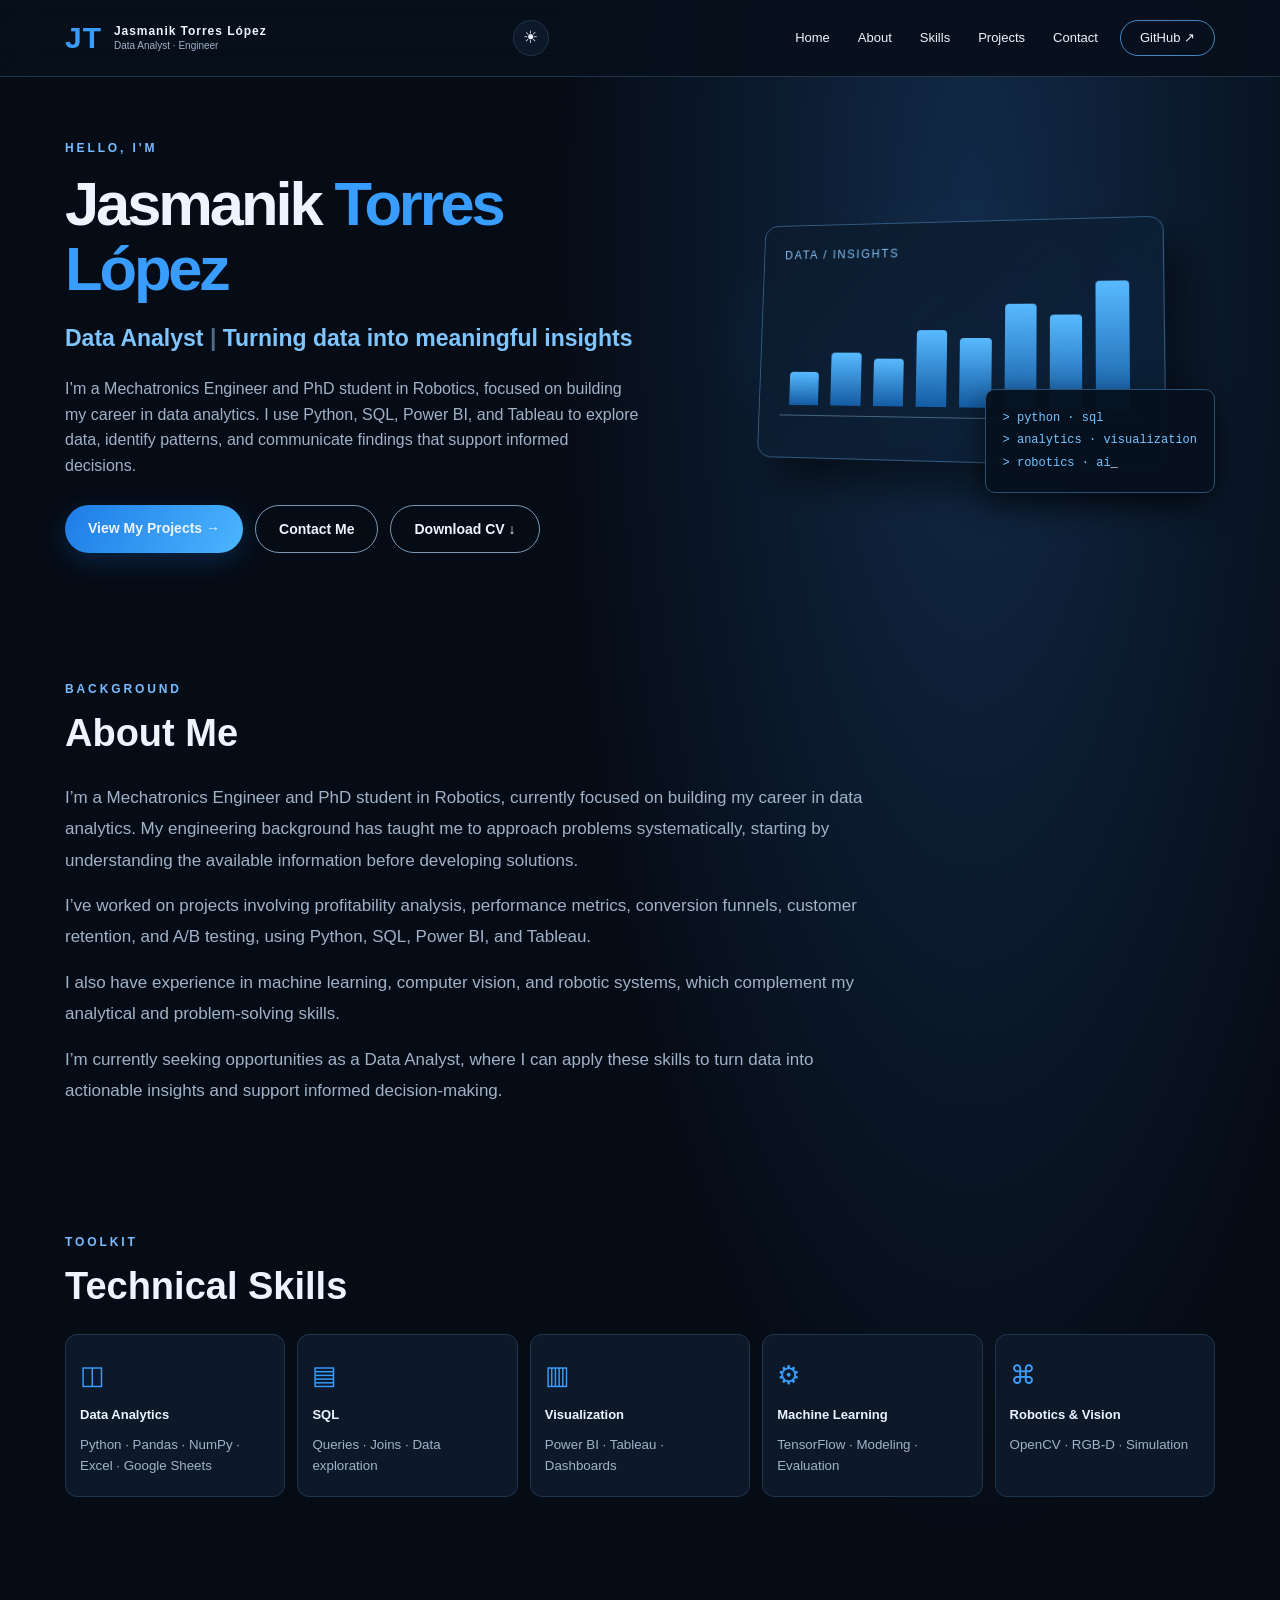
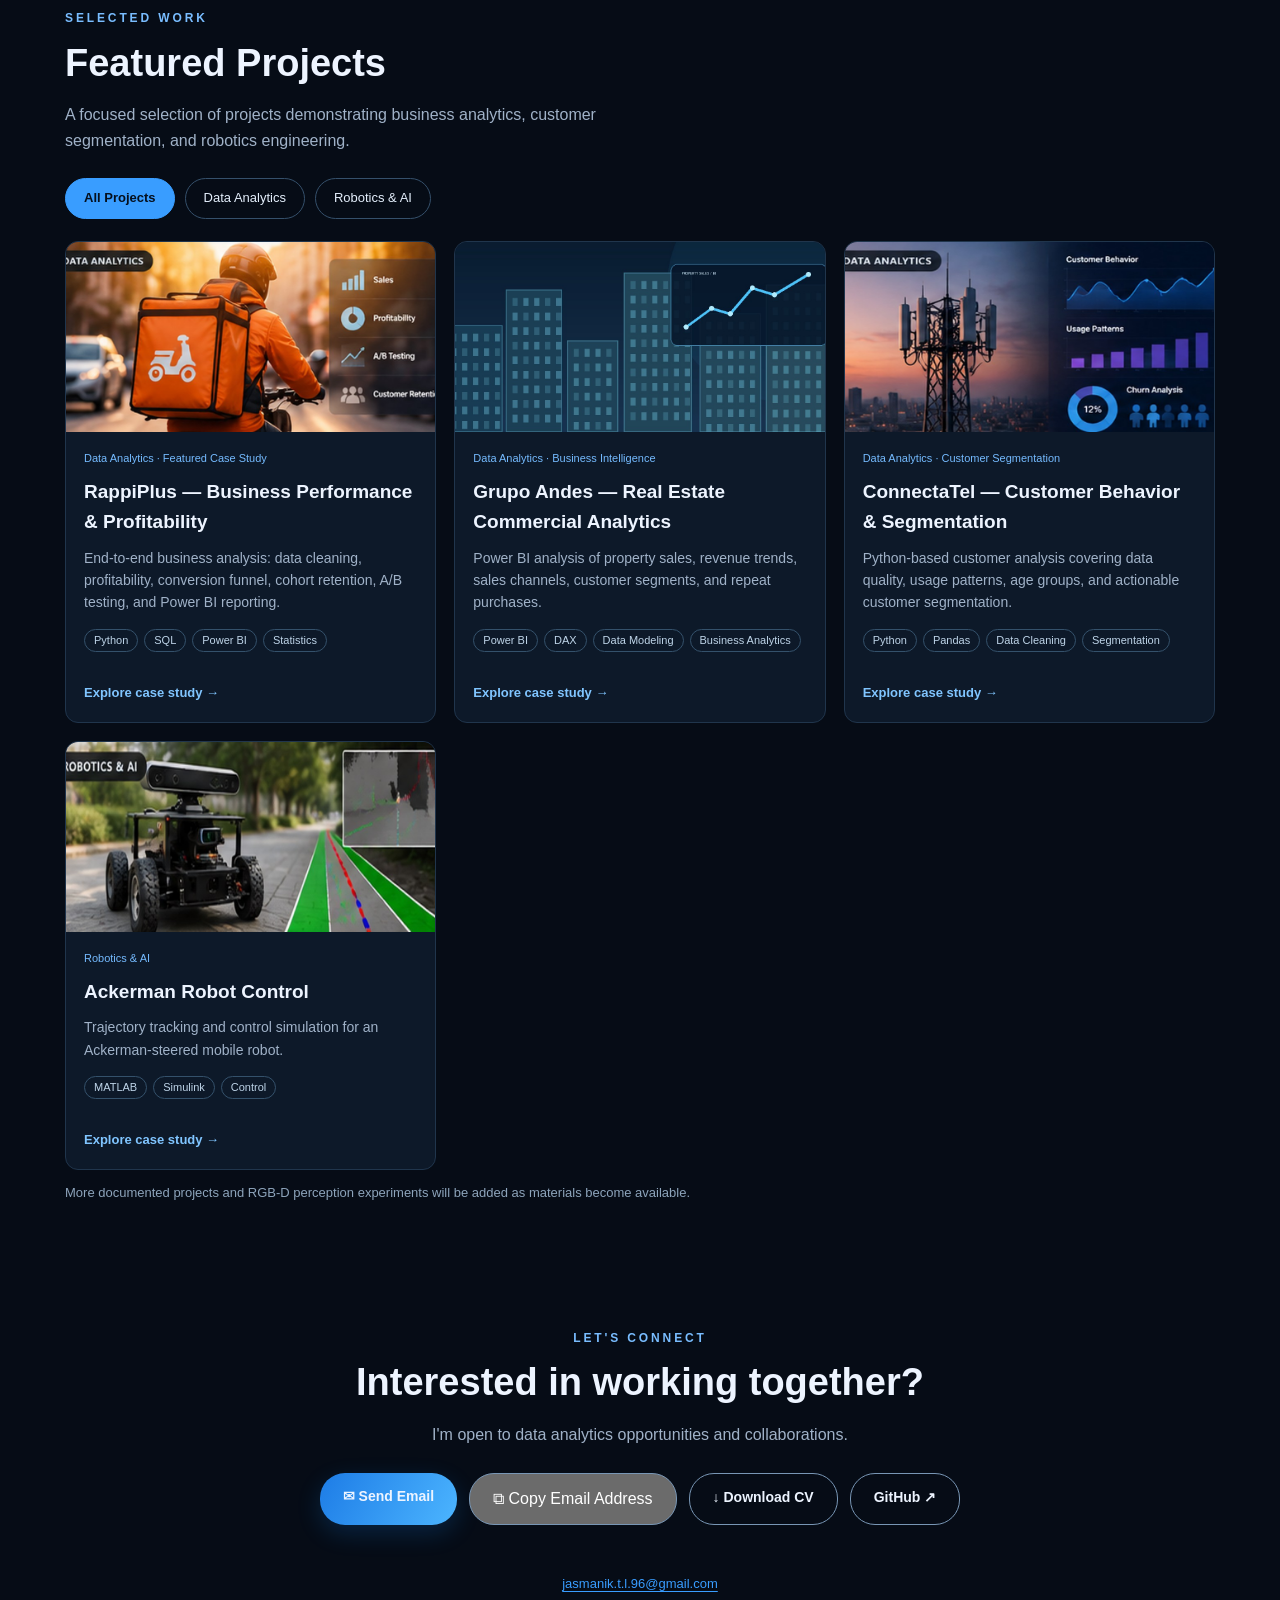
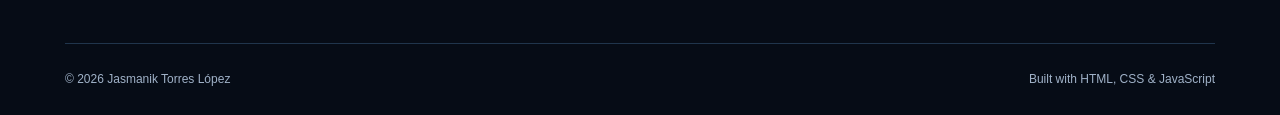
<file: index.html>
<!DOCTYPE html>

<html lang="en"><head><meta charset="utf-8"/><meta content="width=device-width,initial-scale=1" name="viewport"/><meta content="Jasmanik Torres López — Data Analyst portfolio featuring data analytics and robotics projects." name="description"/><title>Jasmanik Torres López | Data Analyst</title><link href="styles.css" rel="stylesheet"/></head><body>
<header class="header"><nav aria-label="Main navigation" class="nav container"><a class="brand" href="#home"><span class="monogram">JT</span><span>Jasmanik Torres López<small>Data Analyst · Engineer</small></span></a><button aria-label="Switch to light mode" class="theme-toggle" title="Toggle color theme" type="button">☀</button><button aria-expanded="false" aria-label="Toggle navigation" class="menu-toggle">☰</button><div class="nav-links"><a href="#home">Home</a><a href="#about">About</a><a href="#skills">Skills</a><a href="#projects">Projects</a><a href="#contact">Contact</a></div><a class="nav-github" href="https://github.com/JasmanikTL" rel="noopener noreferrer" target="_blank">GitHub ↗</a></nav></header>
<main><section class="hero container" id="home"><div class="hero-copy"><p class="eyebrow">HELLO, I'M</p><h1>Jasmanik <span>Torres López</span></h1><h2>Data Analyst <span class="divider-text">|</span> Turning data into meaningful insights</h2><p>I’m a Mechatronics Engineer and PhD student in Robotics, focused on building my career in data analytics. I use Python, SQL, Power BI, and Tableau to explore data, identify patterns, and communicate findings that support informed decisions.</p><div class="actions"><a class="btn primary" href="#projects">View My Projects →</a><a class="btn secondary" href="#contact">Contact Me</a><a class="btn secondary" download="Jasmanik_Torres_Lopez_CV.pdf" href="Jasmanik_Torres_Lopez_CV.pdf">Download CV ↓</a></div></div><div aria-hidden="true" class="hero-art"><div class="chart-card"><div class="chart-title">DATA / INSIGHTS</div><div class="bars"><i style="height:25%"></i><i style="height:40%"></i><i style="height:35%"></i><i style="height:57%"></i><i style="height:51%"></i><i style="height:76%"></i><i style="height:68%"></i><i style="height:92%"></i></div></div><div class="code-card">&gt; python · sql<br/>&gt; analytics · visualization<br/>&gt; robotics · ai<span class="cursor">_</span></div></div></section>
<section class="container" id="about"><div class="section-heading"><p class="eyebrow">BACKGROUND</p><h2>About Me</h2></div><p class="about-text">I’m a Mechatronics Engineer and PhD student in Robotics, currently focused on building my career in data analytics. My engineering background has taught me to approach problems systematically, starting by understanding the available information before developing solutions.</p><p class="about-text">I’ve worked on projects involving profitability analysis, performance metrics, conversion funnels, customer retention, and A/B testing, using Python, SQL, Power BI, and Tableau.</p><p class="about-text">I also have experience in machine learning, computer vision, and robotic systems, which complement my analytical and problem-solving skills.</p><p class="about-text">I’m currently seeking opportunities as a Data Analyst, where I can apply these skills to turn data into actionable insights and support informed decision-making.</p></section>
<section class="container" id="skills"><div class="section-heading"><p class="eyebrow">TOOLKIT</p><h2>Technical Skills</h2></div><div class="skills-grid"><div class="skill"><span>◫</span><strong>Data Analytics</strong><small>Python · Pandas · NumPy · Excel · Google Sheets</small></div><div class="skill"><span>▤</span><strong>SQL</strong><small>Queries · Joins · Data exploration</small></div><div class="skill"><span>▥</span><strong>Visualization</strong><small>Power BI · Tableau · Dashboards</small></div><div class="skill"><span>⚙</span><strong>Machine Learning</strong><small>TensorFlow · Modeling · Evaluation</small></div><div class="skill"><span>⌘</span><strong>Robotics &amp; Vision</strong><small>OpenCV · RGB-D · Simulation</small></div></div></section>
<section class="container" id="projects"><div class="section-heading"><p class="eyebrow">SELECTED WORK</p><h2>Featured Projects</h2><p>A focused selection of projects demonstrating business analytics, customer segmentation, and robotics engineering.</p></div><div aria-label="Filter projects" class="filters" role="group"><button aria-pressed="true" class="filter active" data-filter="all">All Projects</button><button aria-pressed="false" class="filter" data-filter="analytics">Data Analytics</button><button aria-pressed="false" class="filter" data-filter="robotics">Robotics &amp; AI</button></div><div class="project-grid">
<article class="project" data-category="analytics"><a aria-label="View RappiPlus case study" class="project-image-link" href="rappiplus.html"><img alt="Conceptual cover showing delivery commerce and business analytics" class="project-cover-image" loading="lazy" src="assets/rappiplus-cover.jpg"/></a><div class="project-body"><span class="category">Data Analytics · Featured Case Study</span><h3>RappiPlus — Business Performance &amp; Profitability</h3><p>End-to-end business analysis: data cleaning, profitability, conversion funnel, cohort retention, A/B testing, and Power BI reporting.</p><div class="tags"><span>Python</span><span>SQL</span><span>Power BI</span><span>Statistics</span></div><a href="rappiplus.html">Explore case study →</a></div></article><article class="project" data-category="analytics"><a aria-label="View Grupo Andes case study" class="project-image-link" href="grupo-andes.html"><img alt="Conceptual illustration of commercial buildings and an analytics trend chart" class="project-cover-image" loading="lazy" src="assets/grupo-andes-cover.jpg"/></a><div class="project-body"><span class="category">Data Analytics · Business Intelligence</span><h3>Grupo Andes — Real Estate Commercial Analytics</h3><p>Power BI analysis of property sales, revenue trends, sales channels, customer segments, and repeat purchases.</p><div class="tags"><span>Power BI</span><span>DAX</span><span>Data Modeling</span><span>Business Analytics</span></div><a href="grupo-andes.html">Explore case study →</a></div></article>
<article class="project" data-category="analytics"><a aria-label="View ConnectaTel case study" class="project-image-link" href="connectatel.html"><img alt="Conceptual telecommunications cover illustration, not original customer data" class="project-cover-image" loading="lazy" src="assets/telecom-cover.jpg"/></a><div class="project-body"><span class="category">Data Analytics · Customer Segmentation</span><h3>ConnectaTel — Customer Behavior &amp; Segmentation</h3><p>Python-based customer analysis covering data quality, usage patterns, age groups, and actionable customer segmentation.</p><div class="tags"><span>Python</span><span>Pandas</span><span>Data Cleaning</span><span>Segmentation</span></div><a href="connectatel.html">Explore case study →</a></div></article>
<article class="project" data-category="robotics"><a aria-label="View Ackerman case study" class="project-image-link" href="ackerman.html"><img alt="Conceptual cover showing an autonomous mobile robot on a pathway" class="project-cover-image" loading="lazy" src="assets/ackermann-cover.jpg"/></a><div class="project-body"><span class="category">Robotics &amp; AI</span><h3>Ackerman Robot Control</h3><p>Trajectory tracking and control simulation for an Ackerman-steered mobile robot.</p><div class="tags"><span>MATLAB</span><span>Simulink</span><span>Control</span></div><a href="ackerman.html">Explore case study →</a></div></article>
</div><p class="project-note">More documented projects and RGB-D perception experiments will be added as materials become available.</p></section>
<section class="contact container" id="contact"><p class="eyebrow">LET'S CONNECT</p><h2>Interested in working together?</h2><p>I'm open to data analytics opportunities and collaborations.</p><div class="actions contact-actions"><a class="btn primary" href="mailto:jasmanik.t.l.96@gmail.com">✉ Send Email</a><button class="btn secondary copy-email" data-email="jasmanik.t.l.96@gmail.com" type="button">⧉ Copy Email Address</button><a class="btn secondary" download="Jasmanik_Torres_Lopez_CV.pdf" href="Jasmanik_Torres_Lopez_CV.pdf">↓ Download CV</a><a class="btn secondary" href="https://github.com/JasmanikTL" rel="noopener noreferrer" target="_blank">GitHub ↗</a></div><p aria-live="polite" class="copy-feedback" role="status"></p><p class="contact-note"><a href="mailto:jasmanik.t.l.96@gmail.com">jasmanik.t.l.96@gmail.com</a></p></section></main><footer class="footer container"><span>© <span id="year"></span> Jasmanik Torres López</span><span>Built with HTML, CSS &amp; JavaScript</span></footer><script src="script.js"></script></body></html>
</file>
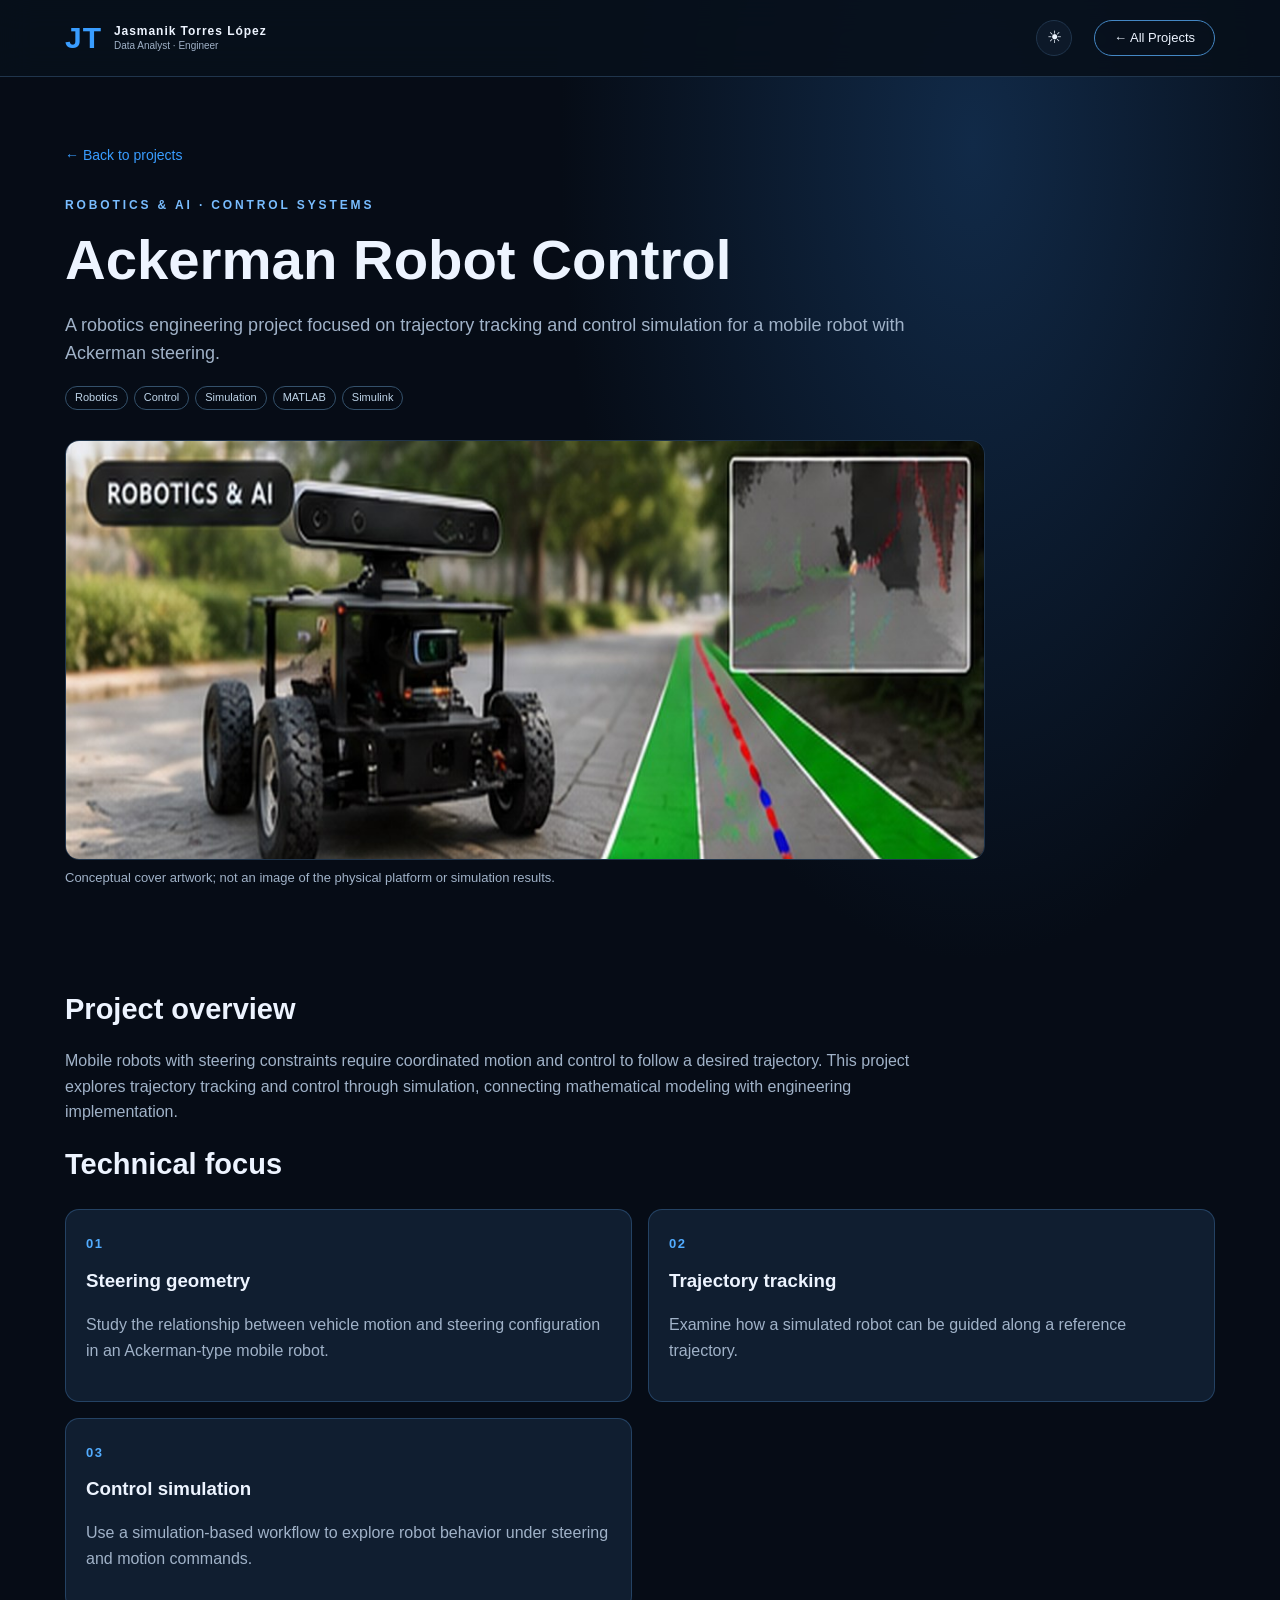
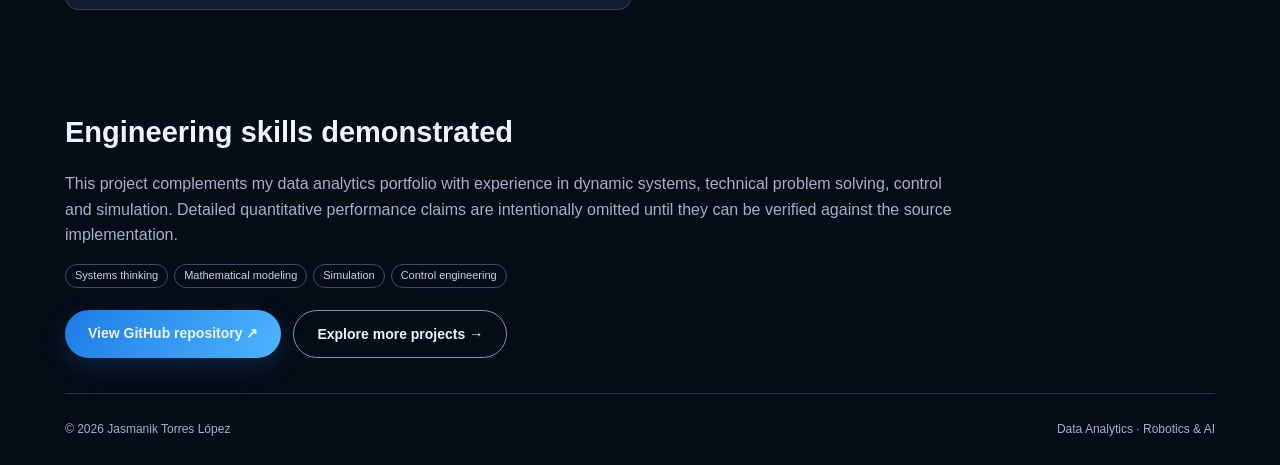
<file: ackerman.html>
<!doctype html><html lang="en"><head><meta charset="utf-8"><meta name="viewport" content="width=device-width,initial-scale=1"><meta name="description" content="Ackerman mobile robot control and simulation project case study."><title>Ackerman Robot Control | Jasmanik Torres López</title><link rel="stylesheet" href="styles.css"></head><body>
<header class="header"><nav class="nav container" aria-label="Main navigation"><a class="brand" href="index.html#home"><span class="monogram">JT</span><span>Jasmanik Torres López<small>Data Analyst · Engineer</small></span></a><button class="theme-toggle" type="button" aria-label="Switch to light mode" title="Toggle color theme">☀</button><a class="nav-github" href="index.html#projects">← All Projects</a></nav></header>
<main><section class="container case-hero"><a class="case-back" href="index.html#projects">← Back to projects</a><p class="eyebrow">ROBOTICS &amp; AI · CONTROL SYSTEMS</p><h1>Ackerman Robot Control</h1><p class="case-lead">A robotics engineering project focused on trajectory tracking and control simulation for a mobile robot with Ackerman steering.</p><div class="tags"><span>Robotics</span><span>Control</span><span>Simulation</span><span>MATLAB</span><span>Simulink</span></div><img class="ackerman-case-cover" src="assets/ackermann-cover.jpg" alt="Conceptual illustration of a mobile robot; not an actual experimental photograph"/><p class="case-shot-caption">Conceptual cover artwork; not an image of the physical platform or simulation results.</p></section>
<section class="container case-section"><h2>Project overview</h2><p>Mobile robots with steering constraints require coordinated motion and control to follow a desired trajectory. This project explores trajectory tracking and control through simulation, connecting mathematical modeling with engineering implementation.</p><h2>Technical focus</h2><div class="safe-steps"><article><span>01</span><h3>Steering geometry</h3><p>Study the relationship between vehicle motion and steering configuration in an Ackerman-type mobile robot.</p></article><article><span>02</span><h3>Trajectory tracking</h3><p>Examine how a simulated robot can be guided along a reference trajectory.</p></article><article><span>03</span><h3>Control simulation</h3><p>Use a simulation-based workflow to explore robot behavior under steering and motion commands.</p></article></div></section>
<section class="container case-section"><h2>Engineering skills demonstrated</h2><p>This project complements my data analytics portfolio with experience in dynamic systems, technical problem solving, control and simulation. Detailed quantitative performance claims are intentionally omitted until they can be verified against the source implementation.</p><div class="tags"><span>Systems thinking</span><span>Mathematical modeling</span><span>Simulation</span><span>Control engineering</span></div><div class="case-links"><a class="btn primary" href="https://github.com/JasmanikTL/ackermanCinematicaExtendida" target="_blank" rel="noopener noreferrer">View GitHub repository ↗</a><a class="btn secondary" href="index.html#projects">Explore more projects →</a></div></section></main><footer class="footer container"><span>© <span id="year"></span> Jasmanik Torres López</span><span>Data Analytics · Robotics &amp; AI</span></footer><script src="script.js"></script></body></html>
</file>
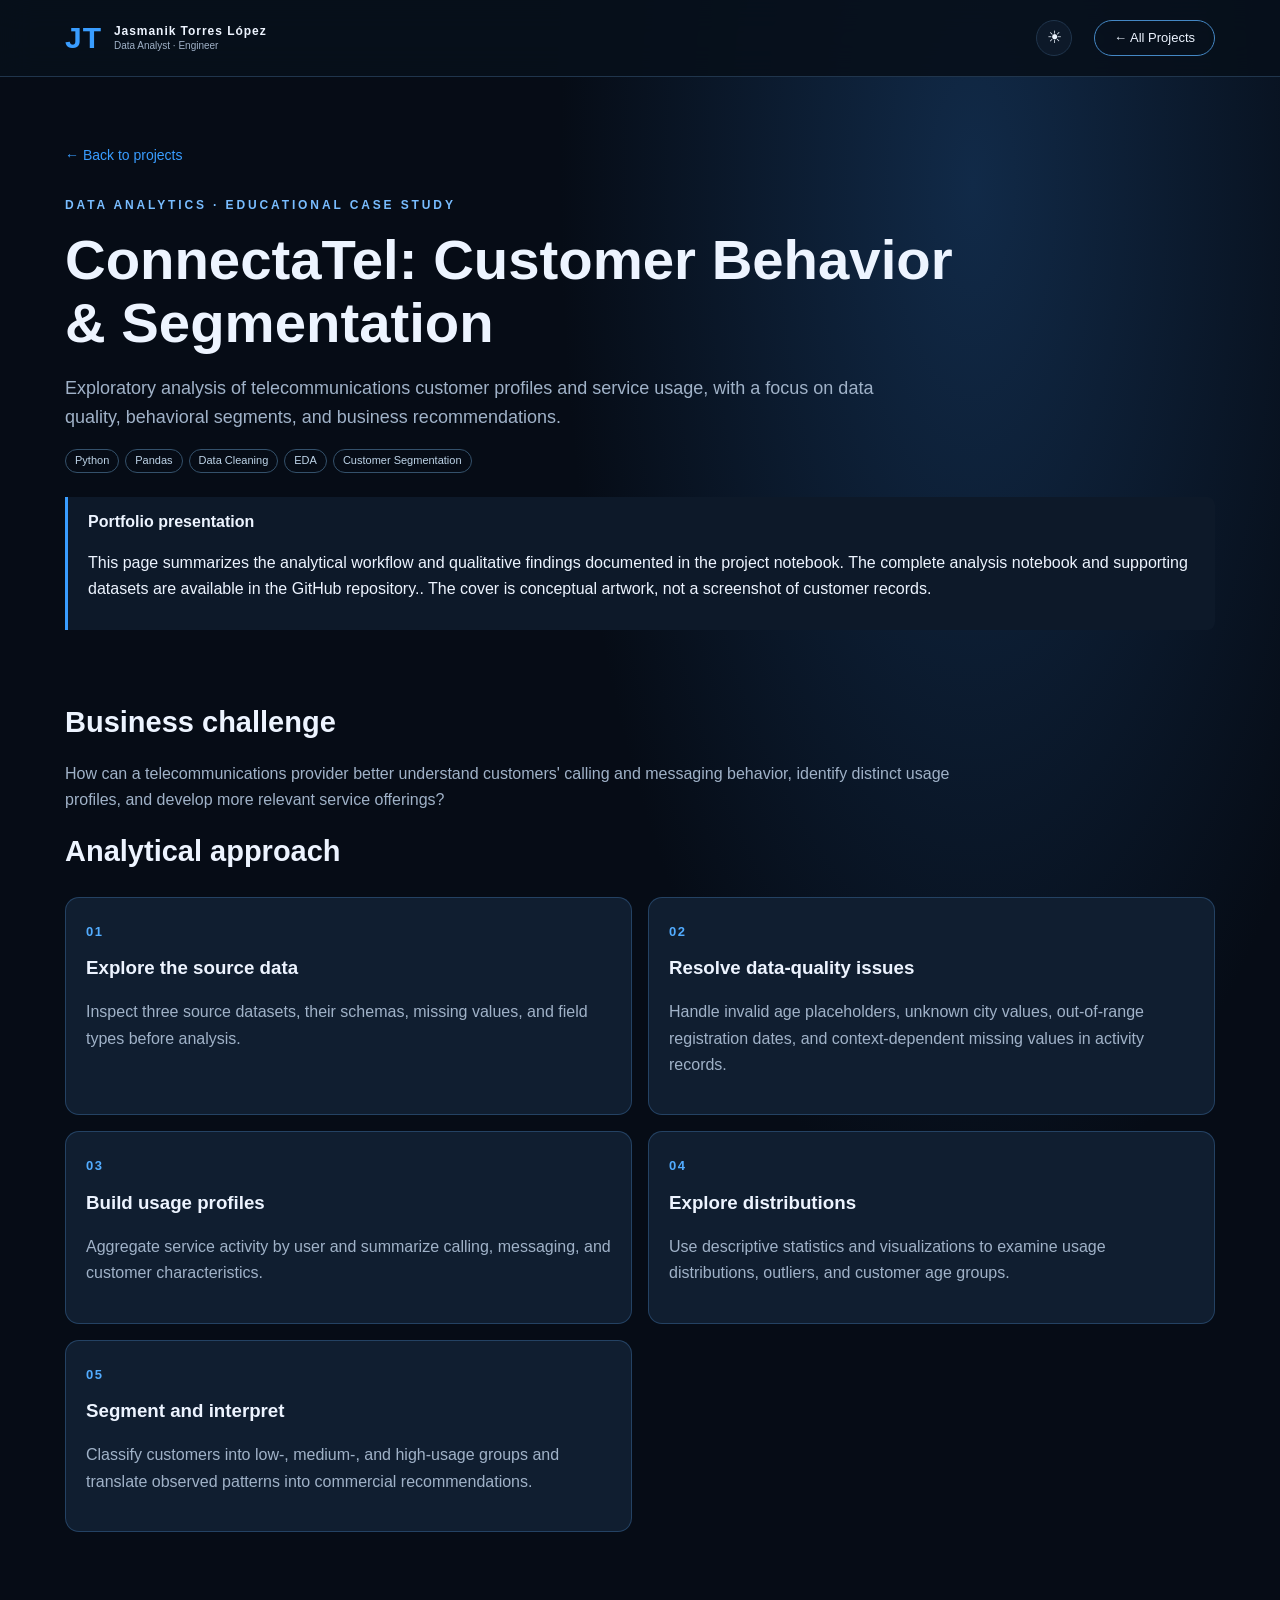
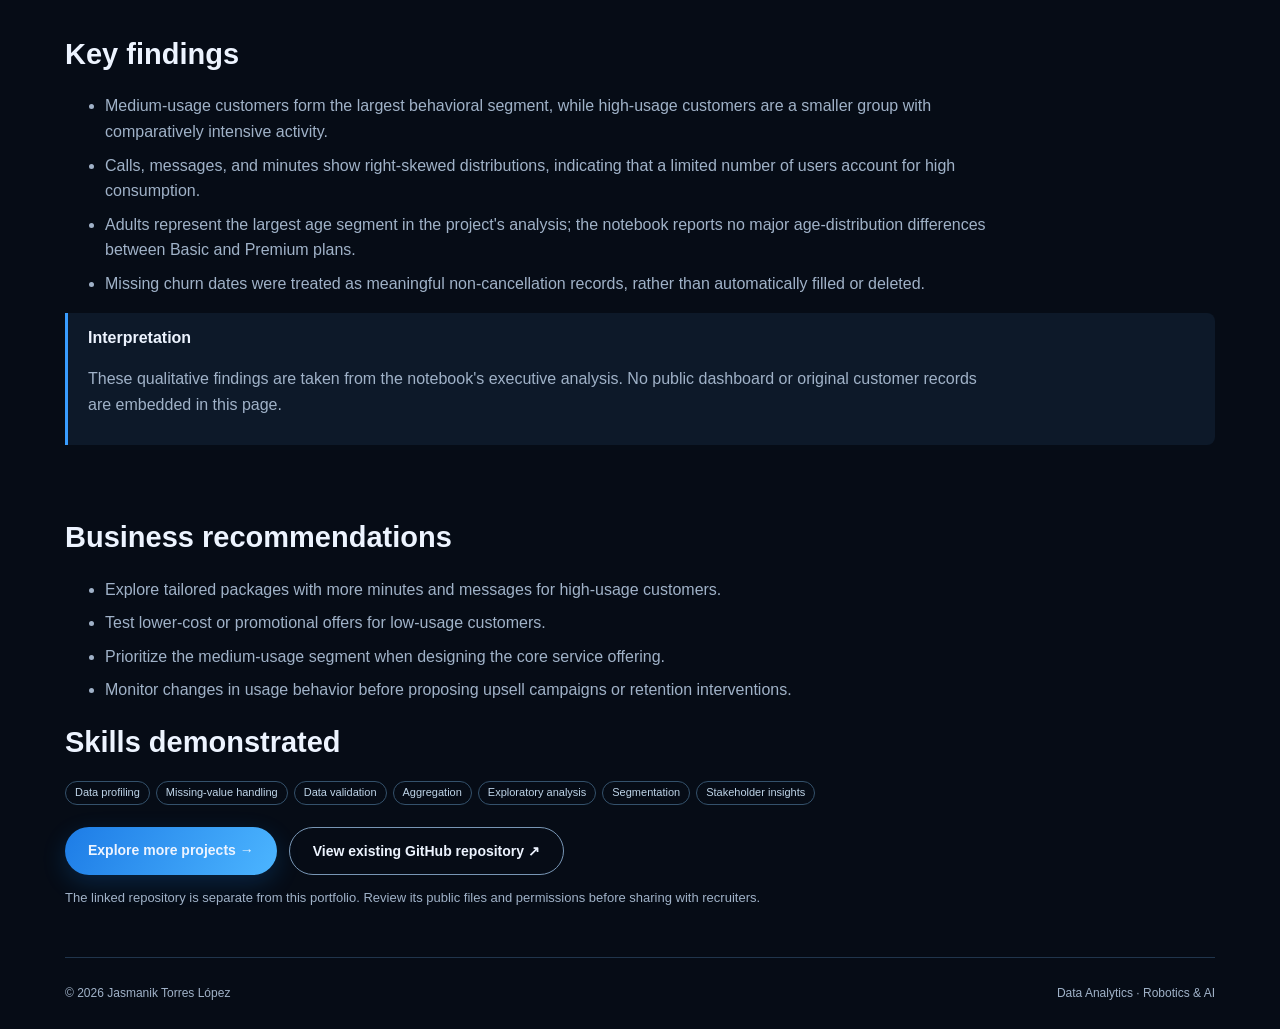
<file: connectatel.html>
<!doctype html><html lang="en"><head><meta charset="utf-8"><meta name="viewport" content="width=device-width,initial-scale=1"><meta name="description" content="ConnectaTel customer usage analysis and segmentation case study with Python and Pandas."><title>ConnectaTel — Customer Segmentation | Jasmanik Torres López</title><link rel="stylesheet" href="styles.css"></head><body>
<header class="header"><nav class="nav container" aria-label="Main navigation"><a class="brand" href="index.html#home"><span class="monogram">JT</span><span>Jasmanik Torres López<small>Data Analyst · Engineer</small></span></a><button class="theme-toggle" type="button" aria-label="Switch to light mode" title="Toggle color theme">☀</button><a class="nav-github" href="index.html#projects">← All Projects</a></nav></header>
<main><section class="container case-hero"><a class="case-back" href="index.html#projects">← Back to projects</a><p class="eyebrow">DATA ANALYTICS · EDUCATIONAL CASE STUDY</p><h1>ConnectaTel: Customer Behavior &amp; Segmentation</h1><p class="case-lead">Exploratory analysis of telecommunications customer profiles and service usage, with a focus on data quality, behavioral segments, and business recommendations.</p><div class="tags"><span>Python</span><span>Pandas</span><span>Data Cleaning</span><span>EDA</span><span>Customer Segmentation</span></div><div class="case-note" style="margin-top:24px"><strong>Portfolio presentation</strong><p>This page summarizes the analytical workflow and qualitative findings documented in the project notebook. The complete analysis notebook and supporting datasets are available in the GitHub repository.. The cover is conceptual artwork, not a screenshot of customer records.</p></div></section>
<section class="container case-section"><h2>Business challenge</h2><p>How can a telecommunications provider better understand customers' calling and messaging behavior, identify distinct usage profiles, and develop more relevant service offerings?</p><h2>Analytical approach</h2><div class="safe-steps"><article><span>01</span><h3>Explore the source data</h3><p>Inspect three source datasets, their schemas, missing values, and field types before analysis.</p></article><article><span>02</span><h3>Resolve data-quality issues</h3><p>Handle invalid age placeholders, unknown city values, out-of-range registration dates, and context-dependent missing values in activity records.</p></article><article><span>03</span><h3>Build usage profiles</h3><p>Aggregate service activity by user and summarize calling, messaging, and customer characteristics.</p></article><article><span>04</span><h3>Explore distributions</h3><p>Use descriptive statistics and visualizations to examine usage distributions, outliers, and customer age groups.</p></article><article><span>05</span><h3>Segment and interpret</h3><p>Classify customers into low-, medium-, and high-usage groups and translate observed patterns into commercial recommendations.</p></article></div></section>
<section class="container case-section"><h2>Key findings</h2><ul><li>Medium-usage customers form the largest behavioral segment, while high-usage customers are a smaller group with comparatively intensive activity.</li><li>Calls, messages, and minutes show right-skewed distributions, indicating that a limited number of users account for high consumption.</li><li>Adults represent the largest age segment in the project's analysis; the notebook reports no major age-distribution differences between Basic and Premium plans.</li><li>Missing churn dates were treated as meaningful non-cancellation records, rather than automatically filled or deleted.</li></ul><div class="case-note"><strong>Interpretation</strong><p>These qualitative findings are taken from the notebook's executive analysis. No public dashboard or original customer records are embedded in this page.</p></div></section>
<section class="container case-section"><h2>Business recommendations</h2><ul><li>Explore tailored packages with more minutes and messages for high-usage customers.</li><li>Test lower-cost or promotional offers for low-usage customers.</li><li>Prioritize the medium-usage segment when designing the core service offering.</li><li>Monitor changes in usage behavior before proposing upsell campaigns or retention interventions.</li></ul><h2>Skills demonstrated</h2><div class="tags"><span>Data profiling</span><span>Missing-value handling</span><span>Data validation</span><span>Aggregation</span><span>Exploratory analysis</span><span>Segmentation</span><span>Stakeholder insights</span></div><div class="case-links"><a class="btn primary" href="index.html#projects">Explore more projects →</a><a class="btn secondary" href="https://github.com/JasmanikTL/telecom-analysis" target="_blank" rel="noopener noreferrer">View existing GitHub repository ↗</a></div><p class="project-note">The linked repository is separate from this portfolio. Review its public files and permissions before sharing with recruiters.</p></section></main><footer class="footer container"><span>© <span id="year"></span> Jasmanik Torres López</span><span>Data Analytics · Robotics &amp; AI</span></footer><script src="script.js"></script></body></html>
</file>
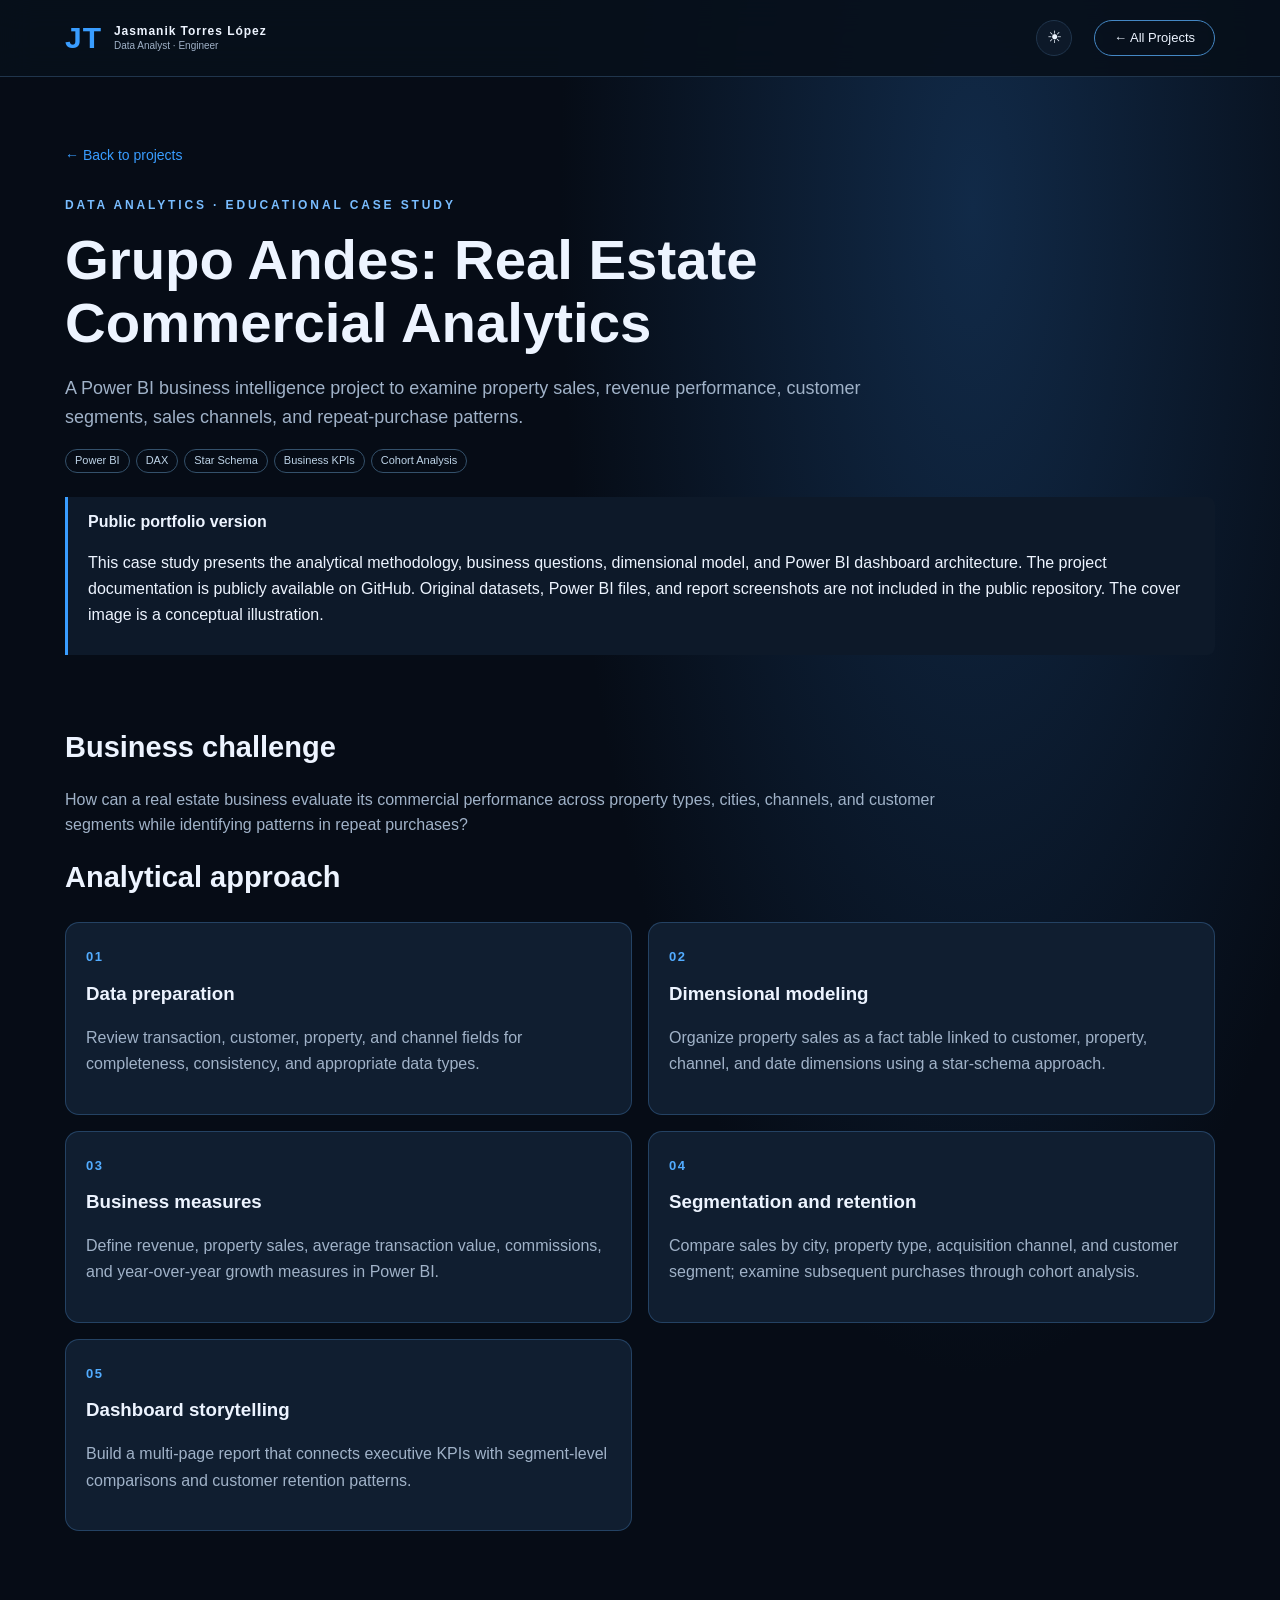
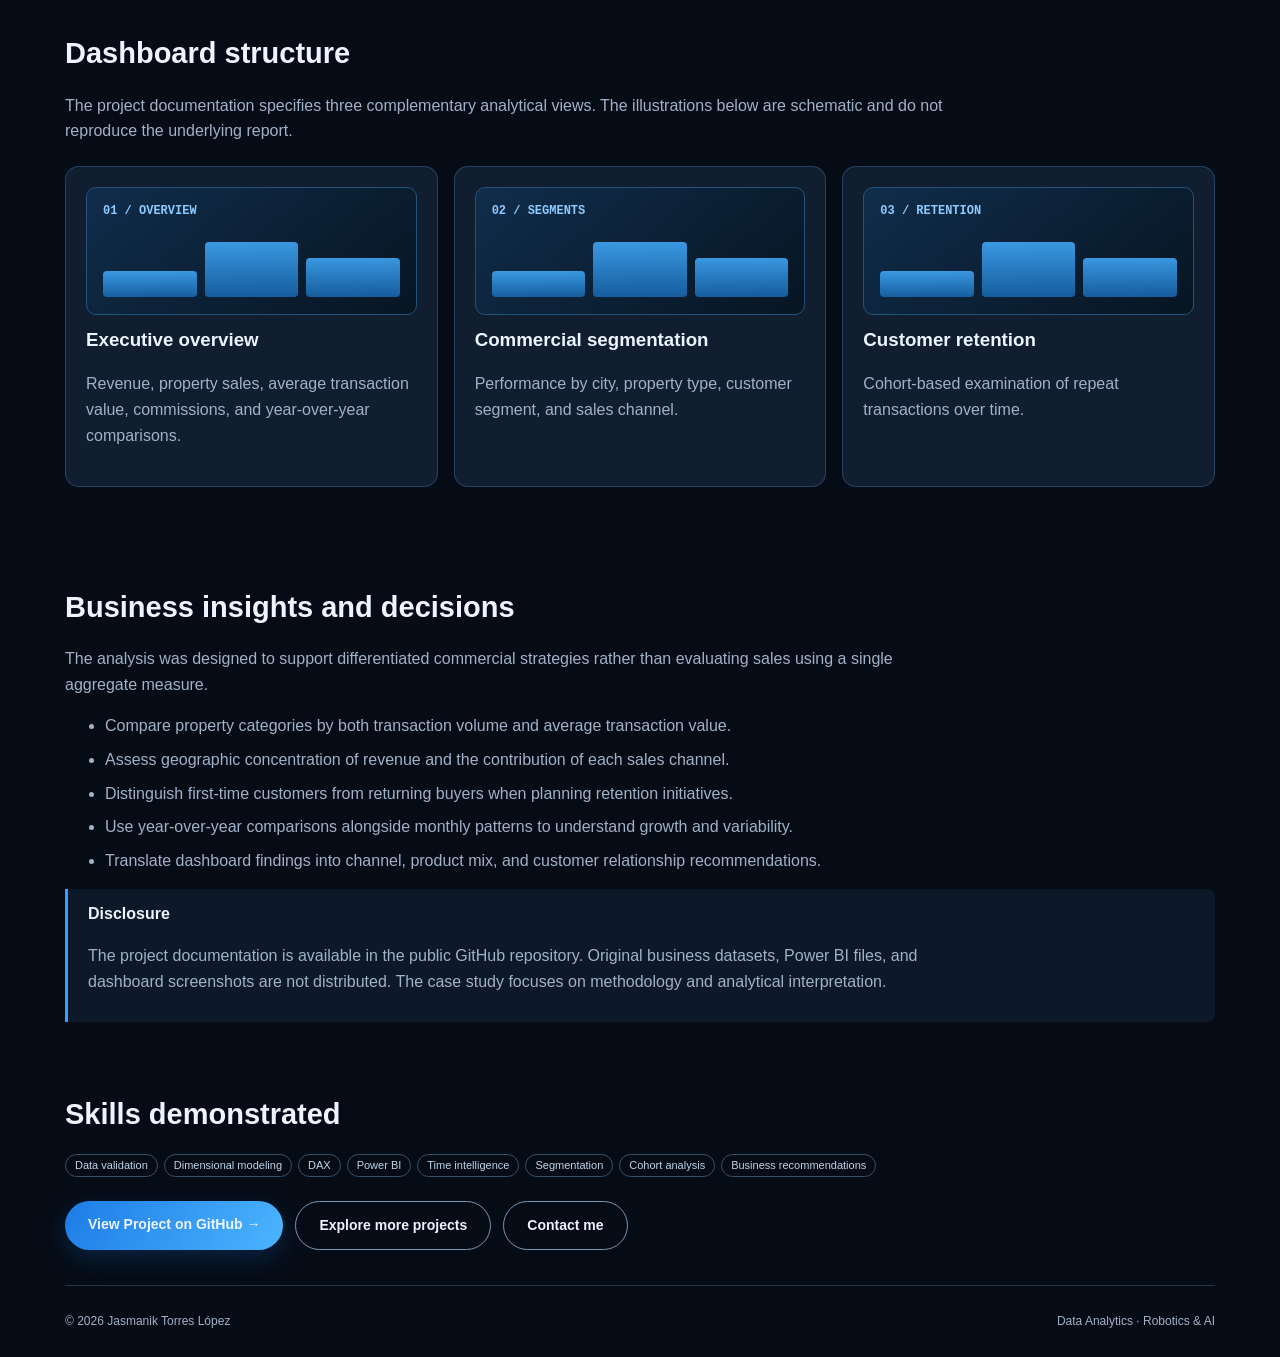
<file: grupo-andes.html>
<!doctype html>
<html lang="en">
<head>
  <meta charset="UTF-8">
  <meta name="viewport" content="width=device-width, initial-scale=1">

  <meta name="description"
        content="Grupo Andes real estate business analytics case study by Jasmanik Torres López. Power BI, DAX, dimensional modeling, commercial KPIs, customer segmentation, and cohort analysis.">

  <title>Grupo Andes | Real Estate Analytics — Jasmanik Torres López</title>

  <link rel="stylesheet" href="styles.css">
</head>

<body>

<header class="header">
  <nav class="nav container" aria-label="Main navigation">

    <a class="brand" href="index.html#home">
      <span class="monogram">JT</span>
      <span>
        Jasmanik Torres López
        <small>Data Analyst · Engineer</small>
      </span>
    </a>

    <button class="theme-toggle"
            type="button"
            aria-label="Switch to light mode"
            title="Toggle color theme">☀</button>

    <a class="nav-github" href="index.html#projects">
      ← All Projects
    </a>

  </nav>
</header>

<main>

  <section class="container case-hero">

    <a class="case-back" href="index.html#projects">
      ← Back to projects
    </a>

    <p class="eyebrow">
      DATA ANALYTICS · EDUCATIONAL CASE STUDY
    </p>

    <h1>Grupo Andes: Real Estate Commercial Analytics</h1>

    <p class="case-lead">
      A Power BI business intelligence project to examine property sales,
      revenue performance, customer segments, sales channels,
      and repeat-purchase patterns.
    </p>

    <div class="tags">
      <span>Power BI</span>
      <span>DAX</span>
      <span>Star Schema</span>
      <span>Business KPIs</span>
      <span>Cohort Analysis</span>
    </div>

    <div class="case-note" style="margin-top:24px">
      <strong>Public portfolio version</strong>

      <p>
        This case study presents the analytical methodology,
        business questions, dimensional model, and Power BI
        dashboard architecture. The project documentation
        is publicly available on GitHub. Original datasets,
        Power BI files, and report screenshots are not included
        in the public repository. The cover image is a
        conceptual illustration.
      </p>
    </div>

  </section>

  <section class="container case-section">

    <h2>Business challenge</h2>

    <p>
      How can a real estate business evaluate its commercial
      performance across property types, cities, channels,
      and customer segments while identifying patterns
      in repeat purchases?
    </p>

    <h2>Analytical approach</h2>

    <div class="safe-steps">

      <article>
        <span>01</span>
        <h3>Data preparation</h3>
        <p>
          Review transaction, customer, property, and channel
          fields for completeness, consistency,
          and appropriate data types.
        </p>
      </article>

      <article>
        <span>02</span>
        <h3>Dimensional modeling</h3>
        <p>
          Organize property sales as a fact table linked
          to customer, property, channel, and date dimensions
          using a star-schema approach.
        </p>
      </article>

      <article>
        <span>03</span>
        <h3>Business measures</h3>
        <p>
          Define revenue, property sales, average transaction
          value, commissions, and year-over-year growth
          measures in Power BI.
        </p>
      </article>

      <article>
        <span>04</span>
        <h3>Segmentation and retention</h3>
        <p>
          Compare sales by city, property type, acquisition
          channel, and customer segment; examine subsequent
          purchases through cohort analysis.
        </p>
      </article>

      <article>
        <span>05</span>
        <h3>Dashboard storytelling</h3>
        <p>
          Build a multi-page report that connects executive
          KPIs with segment-level comparisons and customer
          retention patterns.
        </p>
      </article>

    </div>

  </section>

  <section class="container case-section">

    <h2>Dashboard structure</h2>

    <p>
      The project documentation specifies three complementary
      analytical views. The illustrations below are schematic
      and do not reproduce the underlying report.
    </p>

    <div class="safe-dashboard-grid">

      <article class="safe-dashboard">

        <div class="safe-dashboard-art">
          <span>01 / OVERVIEW</span>
          <div class="safe-skeleton">
            <i></i><i></i><i></i>
          </div>
        </div>

        <h3>Executive overview</h3>

        <p>
          Revenue, property sales, average transaction value,
          commissions, and year-over-year comparisons.
        </p>

      </article>

      <article class="safe-dashboard">

        <div class="safe-dashboard-art">
          <span>02 / SEGMENTS</span>
          <div class="safe-skeleton">
            <i></i><i></i><i></i>
          </div>
        </div>

        <h3>Commercial segmentation</h3>

        <p>
          Performance by city, property type,
          customer segment, and sales channel.
        </p>

      </article>

      <article class="safe-dashboard">

        <div class="safe-dashboard-art">
          <span>03 / RETENTION</span>
          <div class="safe-skeleton">
            <i></i><i></i><i></i>
          </div>
        </div>

        <h3>Customer retention</h3>

        <p>
          Cohort-based examination of repeat transactions
          over time.
        </p>

      </article>

    </div>

  </section>

  <section class="container case-section">

    <h2>Business insights and decisions</h2>

    <p>
      The analysis was designed to support differentiated
      commercial strategies rather than evaluating sales
      using a single aggregate measure.
    </p>

    <ul>
      <li>
        Compare property categories by both transaction
        volume and average transaction value.
      </li>

      <li>
        Assess geographic concentration of revenue
        and the contribution of each sales channel.
      </li>

      <li>
        Distinguish first-time customers from returning
        buyers when planning retention initiatives.
      </li>

      <li>
        Use year-over-year comparisons alongside monthly
        patterns to understand growth and variability.
      </li>

      <li>
        Translate dashboard findings into channel,
        product mix, and customer relationship recommendations.
      </li>
    </ul>

    <div class="case-note">

      <strong>Disclosure</strong>

      <p>
        The project documentation is available in the public
        GitHub repository. Original business datasets,
        Power BI files, and dashboard screenshots
        are not distributed. The case study focuses
        on methodology and analytical interpretation.
      </p>

    </div>

  </section>

  <section class="container case-section">

    <h2>Skills demonstrated</h2>

    <div class="tags">
      <span>Data validation</span>
      <span>Dimensional modeling</span>
      <span>DAX</span>
      <span>Power BI</span>
      <span>Time intelligence</span>
      <span>Segmentation</span>
      <span>Cohort analysis</span>
      <span>Business recommendations</span>
    </div>

    <div class="case-links" style="margin-top:24px">

      <a class="btn primary"
         href="https://github.com/JasmanikTL/grupo-andes-real-estate-analytics"
         target="_blank"
         rel="noopener noreferrer">
        View Project on GitHub →
      </a>

      <a class="btn secondary"
         href="index.html#projects">
        Explore more projects
      </a>

      <a class="btn secondary"
         href="mailto:jasmanik.t.l.96@gmail.com">
        Contact me
      </a>

    </div>

  </section>

</main>

<footer class="footer container">
  <span>
    © <span id="year"></span> Jasmanik Torres López
  </span>
  <span>Data Analytics · Robotics &amp; AI</span>
</footer>

<script src="script.js"></script>

</body>
</html>
</file>
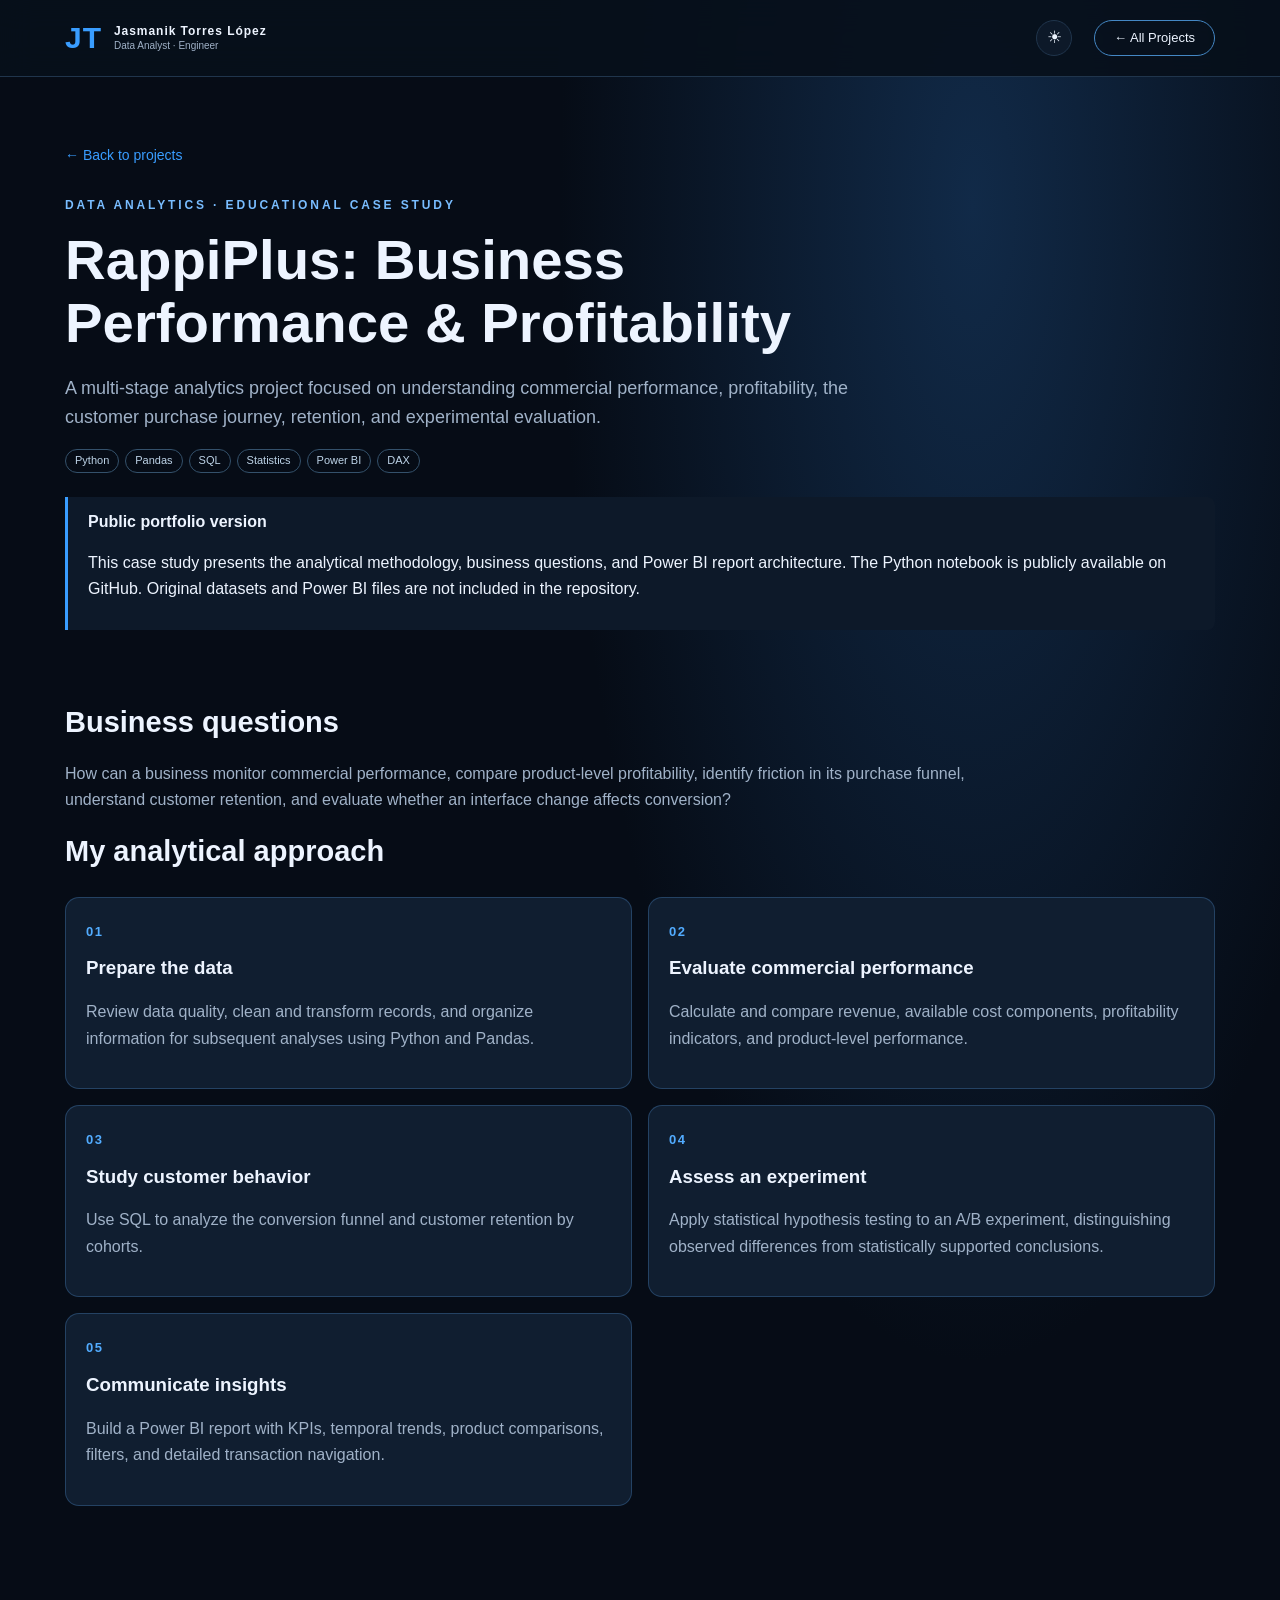
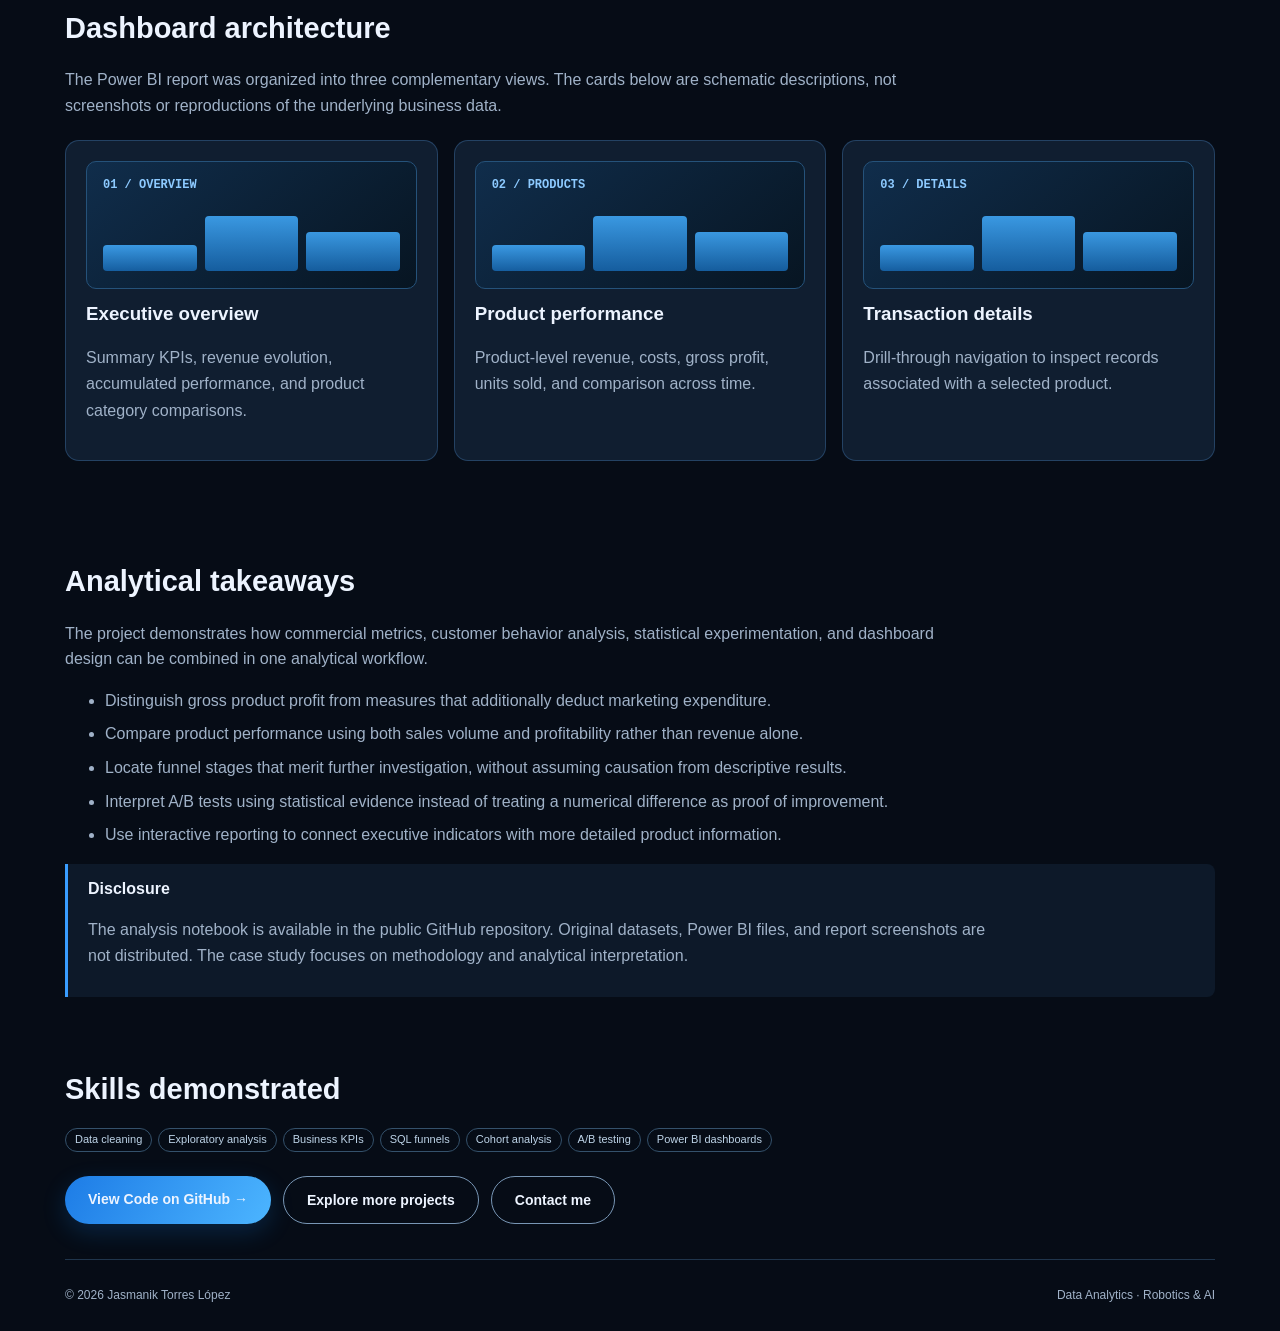
<file: rappiplus.html>
<!doctype html>
<html lang="en">
<head>
  <meta charset="UTF-8">
  <meta name="viewport" content="width=device-width, initial-scale=1">

  <meta name="description" content="RappiPlus business analytics case study by Jasmanik Torres López. Python, SQL, profitability analysis, customer retention, A/B testing, and Power BI. Explore the analysis on GitHub.">

  <title>RappiPlus | Business Analytics Case Study — Jasmanik Torres López</title>

  <link rel="stylesheet" href="styles.css">
</head>

<body>

<header class="header">
  <nav class="nav container" aria-label="Main navigation">

    <a class="brand" href="index.html#home">
      <span class="monogram">JT</span>
      <span>
        Jasmanik Torres López
        <small>Data Analyst · Engineer</small>
      </span>
    </a>

    <button class="theme-toggle" type="button"
            aria-label="Switch to light mode"
            title="Toggle color theme">☀</button>

    <a class="nav-github" href="index.html#projects">
      ← All Projects
    </a>

  </nav>
</header>

<main>

  <section class="container case-hero">

    <a class="case-back" href="index.html#projects">
      ← Back to projects
    </a>

    <p class="eyebrow">
      DATA ANALYTICS · EDUCATIONAL CASE STUDY
    </p>

    <h1>RappiPlus: Business Performance &amp; Profitability</h1>

    <p class="case-lead">
      A multi-stage analytics project focused on understanding
      commercial performance, profitability, the customer purchase
      journey, retention, and experimental evaluation.
    </p>

    <div class="tags">
      <span>Python</span>
      <span>Pandas</span>
      <span>SQL</span>
      <span>Statistics</span>
      <span>Power BI</span>
      <span>DAX</span>
    </div>

    <div class="case-note" style="margin-top:24px">
      <strong>Public portfolio version</strong>

      <p>
        This case study presents the analytical methodology,
        business questions, and Power BI report architecture.
        The Python notebook is publicly available on GitHub.
        Original datasets and Power BI files are not included
        in the repository.
      </p>
    </div>

  </section>

  <section class="container case-section">

    <h2>Business questions</h2>

    <p>
      How can a business monitor commercial performance,
      compare product-level profitability, identify friction
      in its purchase funnel, understand customer retention,
      and evaluate whether an interface change affects conversion?
    </p>

    <h2>My analytical approach</h2>

    <div class="safe-steps">

      <article>
        <span>01</span>
        <h3>Prepare the data</h3>
        <p>
          Review data quality, clean and transform records,
          and organize information for subsequent analyses
          using Python and Pandas.
        </p>
      </article>

      <article>
        <span>02</span>
        <h3>Evaluate commercial performance</h3>
        <p>
          Calculate and compare revenue, available cost components,
          profitability indicators, and product-level performance.
        </p>
      </article>

      <article>
        <span>03</span>
        <h3>Study customer behavior</h3>
        <p>
          Use SQL to analyze the conversion funnel and
          customer retention by cohorts.
        </p>
      </article>

      <article>
        <span>04</span>
        <h3>Assess an experiment</h3>
        <p>
          Apply statistical hypothesis testing to an A/B experiment,
          distinguishing observed differences from statistically
          supported conclusions.
        </p>
      </article>

      <article>
        <span>05</span>
        <h3>Communicate insights</h3>
        <p>
          Build a Power BI report with KPIs, temporal trends,
          product comparisons, filters, and detailed
          transaction navigation.
        </p>
      </article>

    </div>

  </section>

  <section class="container case-section">

    <h2>Dashboard architecture</h2>

    <p>
      The Power BI report was organized into three complementary
      views. The cards below are schematic descriptions,
      not screenshots or reproductions of the underlying
      business data.
    </p>

    <div class="safe-dashboard-grid">

      <article class="safe-dashboard">

        <div class="safe-dashboard-art">
          <span>01 / OVERVIEW</span>
          <div class="safe-skeleton">
            <i></i><i></i><i></i>
          </div>
        </div>

        <h3>Executive overview</h3>

        <p>
          Summary KPIs, revenue evolution, accumulated performance,
          and product category comparisons.
        </p>

      </article>

      <article class="safe-dashboard">

        <div class="safe-dashboard-art">
          <span>02 / PRODUCTS</span>
          <div class="safe-skeleton">
            <i></i><i></i><i></i>
          </div>
        </div>

        <h3>Product performance</h3>

        <p>
          Product-level revenue, costs, gross profit,
          units sold, and comparison across time.
        </p>

      </article>

      <article class="safe-dashboard">

        <div class="safe-dashboard-art">
          <span>03 / DETAILS</span>
          <div class="safe-skeleton">
            <i></i><i></i><i></i>
          </div>
        </div>

        <h3>Transaction details</h3>

        <p>
          Drill-through navigation to inspect records
          associated with a selected product.
        </p>

      </article>

    </div>

  </section>

  <section class="container case-section">

    <h2>Analytical takeaways</h2>

    <p>
      The project demonstrates how commercial metrics,
      customer behavior analysis, statistical experimentation,
      and dashboard design can be combined in one
      analytical workflow.
    </p>

    <ul>
      <li>
        Distinguish gross product profit from measures
        that additionally deduct marketing expenditure.
      </li>

      <li>
        Compare product performance using both sales volume
        and profitability rather than revenue alone.
      </li>

      <li>
        Locate funnel stages that merit further investigation,
        without assuming causation from descriptive results.
      </li>

      <li>
        Interpret A/B tests using statistical evidence
        instead of treating a numerical difference
        as proof of improvement.
      </li>

      <li>
        Use interactive reporting to connect executive
        indicators with more detailed product information.
      </li>
    </ul>

    <div class="case-note">

      <strong>Disclosure</strong>

      <p>
        The analysis notebook is available in the public
        GitHub repository. Original datasets, Power BI files,
        and report screenshots are not distributed.
        The case study focuses on methodology
        and analytical interpretation.
      </p>

    </div>

  </section>

  <section class="container case-section">

    <h2>Skills demonstrated</h2>

    <div class="tags">
      <span>Data cleaning</span>
      <span>Exploratory analysis</span>
      <span>Business KPIs</span>
      <span>SQL funnels</span>
      <span>Cohort analysis</span>
      <span>A/B testing</span>
      <span>Power BI dashboards</span>
    </div>

    <div class="case-links" style="margin-top:24px">

      <a class="btn primary"
         href="https://github.com/JasmanikTL/rappiplus-business-analytics"
         target="_blank"
         rel="noopener noreferrer">
        View Code on GitHub →
      </a>

      <a class="btn secondary" href="index.html#projects">
        Explore more projects
      </a>

      <a class="btn secondary"
         href="mailto:jasmanik.t.l.96@gmail.com">
        Contact me
      </a>

    </div>

  </section>

</main>

<footer class="footer container">
  <span>
    © <span id="year"></span> Jasmanik Torres López
  </span>
  <span>Data Analytics · Robotics &amp; AI</span>
</footer>

<script src="script.js"></script>

</body>
</html>
</file>
<file: styles.css>
:root{color-scheme:dark;--bg:#060c16;--surface:#0d1929;--line:#20354c;--text:#edf4ff;--muted:#a0b2c8;--accent:#399dff}*{box-sizing:border-box}html{scroll-behavior:smooth;scroll-padding-top:95px}body{margin:0;background:radial-gradient(ellipse at 76% 7%,#112a48 0,transparent 30%),var(--bg);font-family:Inter,Segoe UI,Arial,sans-serif;color:var(--text);line-height:1.6}a{color:inherit;text-decoration:none}button{font:inherit;cursor:pointer}.container{width:min(1150px,calc(100% - 44px));margin:auto}.header{position:sticky;top:0;z-index:5;background:#07101be8;backdrop-filter:blur(16px);border-bottom:1px solid var(--line)}.nav{display:flex;align-items:center;justify-content:space-between;gap:22px;min-height:76px}.brand{display:flex;align-items:center;gap:12px;font-size:12px;font-weight:800;letter-spacing:.08em;line-height:1.4}.brand small{display:block;font-weight:400;letter-spacing:0;color:var(--muted)}.monogram{font-size:30px;color:var(--accent)}.nav-links{display:flex;gap:28px;font-size:13px}.nav-links a:hover,.project a:hover{color:var(--accent)}.nav-github{border:1px solid #4487c4;border-radius:25px;padding:7px 19px;font-size:13px}.menu-toggle{display:none;background:none;border:0;color:white;font-size:24px}.hero{display:grid;grid-template-columns:1.05fr .95fr;align-items:center;min-height:490px;gap:50px;padding-top:50px;padding-bottom:50px}.eyebrow{font-size:12px;letter-spacing:.24em;color:#79bdff;font-weight:700}.hero h1{font-size:clamp(42px,5vw,72px);line-height:1.05;letter-spacing:-.05em;margin:14px 0}.hero h1 span{color:var(--accent)}.hero h2{font-size:clamp(17px,2vw,23px);font-weight:600;color:#7fc5ff}.divider-text{color:#506b85}.hero p:not(.eyebrow),.about-text,.section-heading>p:not(.eyebrow){color:var(--muted);max-width:630px}.actions{display:flex;flex-wrap:wrap;gap:12px;margin-top:26px}.btn{padding:12px 23px;border-radius:25px;font-size:14px;font-weight:650}.primary{background:linear-gradient(120deg,#1d7ce6,#4cb5ff);box-shadow:0 8px 25px #1689fa32}.secondary{border:1px solid #7896b5}.hero-art{height:310px;position:relative;background:radial-gradient(ellipse at center,#1645787a,transparent 66%);display:grid;place-items:center}.chart-card{width:78%;height:78%;border:1px solid #315a82;background:linear-gradient(135deg,#0b1a2ce8,#0b213aee);border-radius:14px;padding:22px;transform:perspective(700px) rotateY(-9deg) rotateX(5deg);box-shadow:20px 24px 40px #0008}.chart-title{font-size:12px;letter-spacing:.15em;color:#83bff4}.bars{display:flex;align-items:end;gap:13px;height:80%;border-bottom:1px solid #456581;padding:10px}.bars i{flex:1;background:linear-gradient(#58baff,#145ca4);border-radius:4px 4px 0 0}.code-card{position:absolute;right:0;bottom:2px;background:#07111ff5;border:1px solid #2b5075;border-radius:10px;padding:17px;color:#77c3ff;font:12px/1.9 Consolas,monospace;box-shadow:0 10px 30px #0009}.cursor{color:white}section:not(.hero){padding-top:65px;padding-bottom:35px}.section-heading{margin-bottom:25px}.section-heading h2,.contact h2{font-size:clamp(28px,3vw,38px);line-height:1.2;margin:8px 0}.about-text{font-size:17px}.skills-grid{display:grid;grid-template-columns:repeat(5,1fr);gap:12px}.skill{background:var(--surface);border:1px solid var(--line);border-radius:12px;padding:20px 14px;display:flex;flex-direction:column;gap:8px}.skill>span{color:var(--accent);font-size:26px}.skill strong{font-size:13px}.skill small{color:var(--muted)}.filters{display:flex;gap:10px;flex-wrap:wrap;margin-bottom:22px}.filter{border:1px solid #35506b;color:#e4effc;background:transparent;border-radius:25px;padding:9px 18px;font-size:13px}.filter.active{background:var(--accent);border-color:var(--accent);color:#05101e;font-weight:700}.project-grid{display:grid;grid-template-columns:repeat(3,1fr);gap:18px}.project{border:1px solid var(--line);background:var(--surface);border-radius:13px;overflow:hidden;display:flex;flex-direction:column}.project[hidden]{display:none}.project-visual{height:170px;position:relative;overflow:hidden;background:linear-gradient(145deg,#09243b,#123c63 55%,#081321);padding:14px}.project-visual>span{font-size:10px;letter-spacing:.16em;color:#9fcdf2}.mini-bars{position:absolute;inset:45px 35px 18px;display:flex;gap:12px;align-items:end}.mini-bars i{background:linear-gradient(#56b6ff,#1860b0);flex:1;height:40%;border-radius:3px 3px 0 0}.mini-bars i:nth-child(2){height:65%}.mini-bars i:nth-child(3){height:52%}.mini-bars i:nth-child(4){height:88%}.mini-bars i:nth-child(5){height:74%}.visual-stats{background:radial-gradient(circle at 55% 65%,#206398,#0b1a2b 65%)}.stat-circles{display:flex;position:absolute;inset:55px 30px 25px;align-items:center;justify-content:space-around}.stat-circles b{width:65px;height:65px;border:10px solid #49a9ef;border-right-color:#16344d;border-radius:50%}.stat-circles b:nth-child(2){transform:scale(.7)}.stat-circles b:nth-child(3){transform:scale(.85)}.visual-robot{background:radial-gradient(circle at center,#184b5e,#0a1929 65%)}.track{position:absolute;left:20%;top:36%;width:60%;height:80px;border:2px dashed #3bb5db;border-radius:50%;transform:rotate(-20deg)}.track i{display:block;position:absolute;left:48%;top:-12px;width:20px;height:28px;background:#55b4ff;border-radius:5px}.project-body{padding:18px;display:flex;flex:1;flex-direction:column}.category{font-size:11px;color:#75bbff}.project h3{font-size:19px;margin:9px 0}.project p{color:var(--muted);font-size:14px;margin:0 0 15px;flex:1}.tags{display:flex;gap:6px;flex-wrap:wrap;margin-bottom:17px}.tags span{font-size:11px;border:1px solid #34516b;border-radius:15px;padding:2px 9px;color:#bed4e8}.project a{font-size:13px;font-weight:650;color:#80c5ff}.project-note,.contact-note{color:#8da4bb;font-size:13px}.contact{text-align:center}.contact .actions{justify-content:center}.contact p:not(.eyebrow){color:var(--muted)}.footer{display:flex;justify-content:space-between;gap:15px;border-top:1px solid var(--line);padding:26px 0;color:var(--muted);font-size:12px}@media(max-width:900px){.skills-grid{grid-template-columns:repeat(3,1fr)}.project-grid{grid-template-columns:repeat(2,1fr)}.hero{gap:10px}}@media(max-width:650px){.nav{min-height:65px}.menu-toggle{display:block;margin-left:auto}.nav-github{display:none}.nav-links{display:none;position:absolute;top:65px;left:0;right:0;padding:20px;background:#081525;border-bottom:1px solid var(--line);flex-direction:column;gap:16px}.nav-links.open{display:flex}.hero{grid-template-columns:1fr;padding-top:45px;min-height:unset}.hero-art{height:230px}.skills-grid{grid-template-columns:repeat(2,1fr)}.project-grid{grid-template-columns:1fr}.footer{flex-direction:column}section:not(.hero){padding-top:45px}.brand{font-size:10px}}

/* Version 2: refined project presentation */
.project { transition: transform .22s ease, border-color .22s ease, box-shadow .22s ease; }
.project:hover { transform: translateY(-5px); border-color: rgba(70,164,255,.62); box-shadow: 0 16px 42px rgba(0,0,0,.22); }
.project-body { display: flex; flex-direction: column; align-items: flex-start; }
.project-body .tags { margin-top: auto; }
.project-body > a { margin-top: 14px; }
.project[hidden] { display: none !important; }
.filter:focus-visible, .project a:focus-visible, .btn:focus-visible { outline: 3px solid #70bdff; outline-offset: 3px; }
@media (prefers-reduced-motion: reduce) { .project { transition: none; } }

/* Version 3: theme toggle and refined editorial layout */
.theme-toggle{order:0;margin-left:auto;border:1px solid var(--line);background:var(--surface);color:var(--text);width:36px;height:36px;border-radius:50%;display:grid;place-items:center;font-size:17px}.nav-links{margin-left:auto}.theme-toggle:focus-visible{outline:3px solid var(--accent);outline-offset:3px}.about-text{max-width:820px;line-height:1.85;margin:0 0 14px}.contact-note a{color:var(--accent);text-decoration:underline;text-underline-offset:3px}.hero h1{font-size:clamp(40px,4.8vw,68px)}.skill{transition:border-color .2s}.skill:hover{border-color:var(--accent)}
html[data-theme="light"]{color-scheme:light;--bg:#f5f8fc;--surface:#ffffff;--line:#d5e1ed;--text:#16273b;--muted:#4b6178;--accent:#146bc2}
html[data-theme="light"] body{background:radial-gradient(ellipse at 75% 7%,#e1efff 0,transparent 35%),var(--bg)}
html[data-theme="light"] .header{background:#ffffffed}
html[data-theme="light"] .nav-github{border-color:#8bb5da}
html[data-theme="light"] .hero h2{color:#146bc2}
html[data-theme="light"] .eyebrow,html[data-theme="light"] .category,html[data-theme="light"] .project a{color:#146bc2}
html[data-theme="light"] .filter{color:var(--text);border-color:#a6bfd5}
html[data-theme="light"] .filter.active{color:white}
html[data-theme="light"] .secondary{border-color:#7597b8}
html[data-theme="light"] .tags span{color:#355675;border-color:#bbd0e2}
html[data-theme="light"] .menu-toggle{color:var(--text)}
html[data-theme="light"] .nav-links.open{background:#fff}
html[data-theme="light"] .chart-card,html[data-theme="light"] .code-card{color:#dceeff}
@media(max-width:650px){.theme-toggle{margin-left:auto}.nav-links{margin-left:0}.hero h1{font-size:clamp(36px,9vw,52px)}}

/* Contact actions and clipboard feedback */
.contact-actions{flex-wrap:wrap;justify-content:center}
.contact-actions button.btn{font:inherit;cursor:pointer}
.copy-feedback{min-height:1.5em;color:var(--accent);font-size:.92rem;margin-top:12px}

/* V5: actual project screenshots and dedicated case study */
.project-image-link{display:block;overflow:hidden;background:#fff}.project-image{display:block;width:100%;height:170px;object-fit:cover;object-position:top left;transition:transform .25s}.project-image-link:hover .project-image{transform:scale(1.035)}
.case-hero{padding-top:85px;padding-bottom:38px}.case-hero h1{font-size:clamp(34px,4.4vw,58px);line-height:1.12;max-width:900px;margin:10px 0 20px}.case-lead{font-size:18px;color:var(--muted);max-width:850px}.case-kpis{display:grid;grid-template-columns:repeat(4,1fr);gap:14px;margin-top:28px}.case-kpi{background:var(--surface);border:1px solid var(--line);border-radius:14px;padding:19px}.case-kpi strong{display:block;color:var(--accent);font-size:clamp(22px,2.3vw,30px)}.case-kpi span{display:block;color:var(--muted);font-size:12px}.case-section{padding-top:34px!important}.case-section h2{font-size:29px;margin:0 0 16px}.case-section p,.case-section li{color:var(--muted);max-width:900px}.case-section li{margin:8px 0}.case-shot{width:100%;display:block;border:1px solid var(--line);border-radius:12px;background:white}.case-shot-caption{font-size:13px;color:var(--muted);margin:8px 0 28px}.case-note{border-left:3px solid var(--accent);padding:12px 20px;background:var(--surface);border-radius:0 8px 8px 0}.case-back{display:inline-block;color:var(--accent);font-size:14px;margin-bottom:18px}.case-links{display:flex;flex-wrap:wrap;gap:12px;margin-top:22px}@media(max-width:800px){.case-kpis{grid-template-columns:repeat(2,1fr)}}@media(max-width:480px){.case-kpis{grid-template-columns:1fr 1fr}.case-kpi{padding:12px}}

/* Confidentiality-safe case-study components */
.safe-project-visual {min-height:170px;}
.safe-steps {display:grid;grid-template-columns:repeat(2,minmax(0,1fr));gap:16px;margin:22px 0 30px;}
.safe-steps article,.safe-dashboard {background:var(--card,#101e30);border:1px solid rgba(95,170,250,.25);border-radius:14px;padding:20px;}
.safe-steps article>span {color:#52acff;font-size:13px;font-weight:700;letter-spacing:.12em;}
.safe-steps h3,.safe-dashboard h3 {margin:10px 0;}
.safe-steps p,.safe-dashboard p {line-height:1.65;}
.safe-dashboard-grid {display:grid;grid-template-columns:repeat(3,minmax(0,1fr));gap:16px;margin:22px 0 28px;}
.safe-dashboard-art {background:linear-gradient(140deg,#102d4b,#071522);border:1px solid #25527a;border-radius:10px;padding:16px;min-height:128px;color:#8dcaff;font:700 12px monospace;}
.safe-skeleton {display:flex;gap:8px;align-items:flex-end;height:65px;margin-top:14px;}
.safe-skeleton i {flex:1;height:40%;border-radius:4px;background:linear-gradient(#42adff,#1768b1);opacity:.85;}
.safe-skeleton i:nth-child(2){height:85%;}.safe-skeleton i:nth-child(3){height:60%;}
@media(max-width:760px){.safe-steps,.safe-dashboard-grid{grid-template-columns:1fr;}}

/* V7: project cover photography / conceptual artwork */
.project-cover-image{display:block;width:100%;height:190px;object-fit:cover;object-position:center;transition:transform .3s ease}.project-image-link,.project-cover-frame{display:block;overflow:hidden;background:#0a1b2e}.project-image-link:hover .project-cover-image,.project:hover .project-cover-image{transform:scale(1.025)}

.ackerman-case-cover{display:block;width:100%;max-width:920px;max-height:420px;object-fit:cover;border-radius:14px;border:1px solid var(--line);margin-top:30px}
</file>
